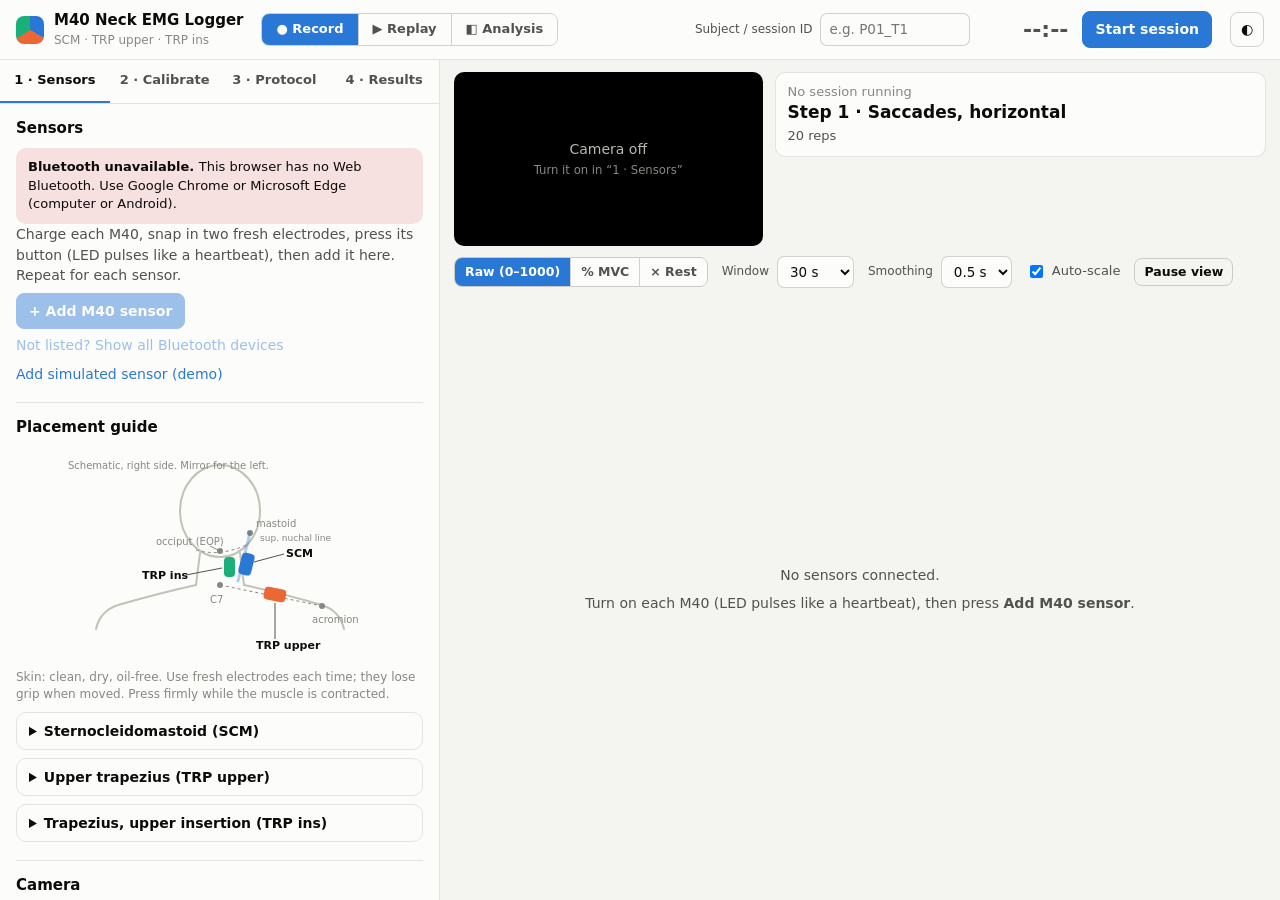
<file: index.html>
<!doctype html>
<html lang="en">
<head>
  <meta charset="utf-8">
  <meta name="viewport" content="width=device-width, initial-scale=1">
  <title>M40 Neck EMG Logger</title>
  <link rel="stylesheet" href="css/app.css">
</head>
<body>
  <header class="topbar">
    <div class="brand">
      <span class="brand-mark" aria-hidden="true"></span>
      <div>
        <div class="brand-name">M40 Neck EMG Logger</div>
        <div class="brand-sub">SCM · TRP upper · TRP ins</div>
      </div>
    </div>

    <div class="seg mode-switch" id="modeSwitch" role="tablist" aria-label="Mode">
      <button data-view="record" class="active">● Record</button>
      <button data-view="replay">▶ Replay</button>
      <button data-view="analysis">◧ Analysis</button>
    </div>

    <div class="session-controls">
      <label class="field inline">
        <span>Subject / session ID</span>
        <input id="subject" type="text" placeholder="e.g. P01_T1" autocomplete="off">
      </label>
      <div class="session-clock" id="sessionClock" aria-live="polite">--:--</div>
      <div class="rec-badge" id="recBadge" hidden><span class="rec-dot"></span><span id="recText">REC</span></div>
      <button class="btn primary" id="btnSession">Start session</button>
    </div>

    <button class="btn ghost icon" id="btnTheme" title="Toggle light/dark">◐</button>
  </header>

  <main class="layout" id="recordView">
    <!-- LEFT: workflow -->
    <section class="workflow">
      <nav class="tabs" role="tablist">
        <button role="tab" data-tab="setup" class="active">1 · Sensors</button>
        <button role="tab" data-tab="calib">2 · Calibrate</button>
        <button role="tab" data-tab="protocol">3 · Protocol</button>
        <button role="tab" data-tab="results">4 · Results</button>
      </nav>
      <div class="tab-body" id="tab-setup"></div>
      <div class="tab-body" id="tab-calib" hidden></div>
      <div class="tab-body" id="tab-protocol" hidden></div>
      <div class="tab-body" id="tab-results" hidden></div>
    </section>

    <!-- RIGHT: live -->
    <section class="live">
      <div class="live-top">
        <div class="cam-wrap">
          <video id="camPreview" autoplay muted playsinline></video>
          <div class="cam-empty" id="camEmpty"><div>Camera off<br><small>Turn it on in “1 · Sensors”</small></div></div>
          <div class="cam-overlay" id="camOverlay"></div>
        </div>
        <div class="now-panel">
          <div class="now-step" id="nowStep">
            <div class="now-label">No step running</div>
          </div>
          <div class="tiles" id="tiles"></div>
        </div>
      </div>

      <div class="chart-controls">
        <div class="seg" id="segMode" role="group" aria-label="Display unit">
          <button data-mode="raw" class="active">Raw (0–1000)</button>
          <button data-mode="mvc">% MVC</button>
          <button data-mode="rest">× Rest</button>
        </div>
        <label class="field inline small">
          <span>Window</span>
          <select id="selWindow">
            <option value="10">10 s</option>
            <option value="30" selected>30 s</option>
            <option value="60">60 s</option>
            <option value="120">2 min</option>
          </select>
        </label>
        <label class="field inline small">
          <span>Smoothing</span>
          <select id="selSmooth">
            <option value="1">off</option>
            <option value="3">0.3 s</option>
            <option value="5" selected>0.5 s</option>
            <option value="10">1.0 s</option>
          </select>
        </label>
        <label class="check small"><input type="checkbox" id="chkAuto" checked> Auto-scale</label>
        <button class="btn ghost small" id="btnPause">Pause view</button>
      </div>

      <div class="strips" id="strips">
        <div class="strips-empty" id="stripsEmpty">
          <p>No sensors connected.</p>
          <p class="muted">Turn on each M40 (LED pulses like a heartbeat), then press <b>Add M40 sensor</b>.</p>
        </div>
      </div>
    </section>
  </main>

  <!-- REPLAY: a recorded session, video and EMG in sync -->
  <main class="rv-layout" id="replayView" hidden>
    <aside class="rv-side">
      <div class="rv-side-head">
        <div class="seg" id="rvSideTabs" role="tablist">
          <button data-side="steps" class="active">Steps</button>
          <button data-side="comments">Comments <span id="rvCommentCount" class="num"></span></button>
        </div>
        <button class="btn small ghost" id="rvBack" title="Open another session">Open other…</button>
      </div>
      <ol class="rv-steps" id="rvSteps"></ol>
      <div class="rv-comments" id="rvComments" hidden></div>
      <div class="rv-info" id="rvInfo"></div>
    </aside>

    <section class="rv-content">
      <div class="rv-top">
        <div class="cam-wrap rv-video">
          <video id="rvVideo" playsinline></video>
          <div class="cam-empty" id="rvNoVideo"><div>No video in this session<br><small>EMG plays on its own clock</small></div></div>
          <div class="cam-overlay" id="rvVideoNote"></div>
        </div>
        <div class="rv-panel">
          <div class="now-step">
            <div class="now-label" id="rvTitle">–</div>
            <div class="now-title" id="rvStepTitle">–</div>
            <div class="now-label" id="rvStepLabel">–</div>
            <div class="now-meta">
              <span>Session <b id="rvTime">0:00.0</b></span>
              <span>Rep <b id="rvRep">–</b></span>
            </div>
          </div>
          <div class="rv-transport">
            <button class="btn" id="rvPrevStep" title="Previous step (PageUp)">⏮</button>
            <button class="btn" id="rvPrevRep" title="Previous rep ([)">◀ rep</button>
            <button class="btn primary rv-play" id="rvPlay" title="Play/pause (Space)">▶</button>
            <button class="btn" id="rvNextRep" title="Next rep (])">rep ▶</button>
            <button class="btn" id="rvNextStep" title="Next step (PageDown)">⏭</button>
            <select id="rvRate" title="Playback speed">
              <option value="0.25">0.25×</option>
              <option value="0.5">0.5×</option>
              <option value="1" selected>1×</option>
              <option value="2">2×</option>
            </select>
          </div>
          <form class="rv-comment-bar" id="rvCommentForm" autocomplete="off">
            <input type="text" id="rvCommentText" placeholder="Comment at the playhead…  (C)">
            <button class="btn primary small" id="rvCommentAdd" type="submit">Add at 0:00.0</button>
          </form>
          <div class="tiles" id="rvTiles"></div>
        </div>
      </div>

      <div class="chart-controls">
        <div class="seg" id="rvMode" role="group" aria-label="Display unit">
          <button data-mode="raw" class="active">Raw (0–1000)</button>
          <button data-mode="mvc">% MVC</button>
          <button data-mode="rest">× Rest</button>
        </div>
        <label class="field inline small">
          <span>Window</span>
          <select id="rvWindow">
            <option value="10">10 s</option>
            <option value="20" selected>20 s</option>
            <option value="60">60 s</option>
            <option value="180">3 min</option>
          </select>
        </label>
        <label class="check small"><input type="checkbox" id="rvMirror"> Mirror video</label>
        <span class="rv-sync small">
          Video sync
          <button class="btn small ghost" id="rvSyncMinus" title="Video 0.1 s earlier">−0.1</button>
          <b id="rvSync" class="num">+0.0 s</b>
          <button class="btn small ghost" id="rvSyncPlus" title="Video 0.1 s later">+0.1</button>
        </span>
        <span class="tiny rv-keys"><kbd>Space</kbd> play · <kbd>←</kbd><kbd>→</kbd> 1 s · <kbd>[</kbd><kbd>]</kbd> rep · <kbd>PgUp</kbd><kbd>PgDn</kbd> step · <kbd>C</kbd> comment</span>
      </div>

      <div class="rv-overview"><canvas id="rvOverview"></canvas></div>
      <div class="strips" id="rvStrips"></div>
    </section>
  </main>

  <section class="rv-empty" id="replayEmpty" hidden>
    <div class="rv-drop" id="rvDrop">
      <h2>Replay a recorded session</h2>
      <p class="muted">Choose the session folder (it holds <code>session.json</code>, <code>samples_long.csv</code>, <code>events.csv</code> and the video),
        or your save folder to pick from all sessions.<br>You can also drop the folder or its files here, including downloaded copies.</p>
      <div class="btn-row" style="justify-content:center">
        <button class="btn primary" id="rvOpenFolder">Open folder…</button>
        <button class="btn" id="rvOpenFiles">Select files…</button>
        <input type="file" id="rvFileInput" multiple hidden>
      </div>
      <p class="tiny rv-privacy">🔒 Files are opened in this browser only. Nothing is uploaded, also when the app runs from a website.</p>
      <div id="rvRecent"></div>
    </div>
  </section>

  <!-- ANALYSIS: groupings per exercise, activations, rep-locked stacks, behaviour clusters -->
  <main class="an-layout" id="analysisView" hidden></main>
  <section class="rv-empty" id="analysisEmpty" hidden>
    <div class="rv-drop">
      <h2>Analyse a recorded session</h2>
      <p class="muted">Open a session folder or its files. Analysis uses the same session as Replay, so a session already open there is analysed straight away.</p>
      <div class="btn-row" style="justify-content:center">
        <button class="btn primary" id="anOpenFolder">Open folder…</button>
        <button class="btn" id="anOpenFiles">Select files…</button>
      </div>
      <div id="anRecent"></div>
      <p class="tiny rv-privacy">🔒 Files are opened in this browser only. Nothing is uploaded, also when the app runs from a website.</p>
    </div>
  </section>

  <div class="boot-error" id="bootError" hidden>
    <b>The app did not load completely.</b>
    Press <kbd>⌘</kbd><kbd>⇧</kbd><kbd>R</kbd> to reload. If that does not help, close the tab and start the app with
    <code>start.command</code>, so it runs at http://localhost:8040, not as a file.
    <div class="tiny" id="bootErrorDetail"></div>
  </div>

  <div class="toast-host" id="toasts" aria-live="polite"></div>

  <script>
    // If the app modules fail to load (stale cache, opened as a file), say so instead of showing dead buttons.
    window.addEventListener('error', function (e) {
      if (!window.__appReady) document.getElementById('bootErrorDetail').textContent = e.message || '';
    });
    setTimeout(function () {
      if (!window.__appReady) document.getElementById('bootError').hidden = false;
    }, 4000);
  </script>
  <script type="module" src="js/app.js"></script>
</body>
</html>
</file>
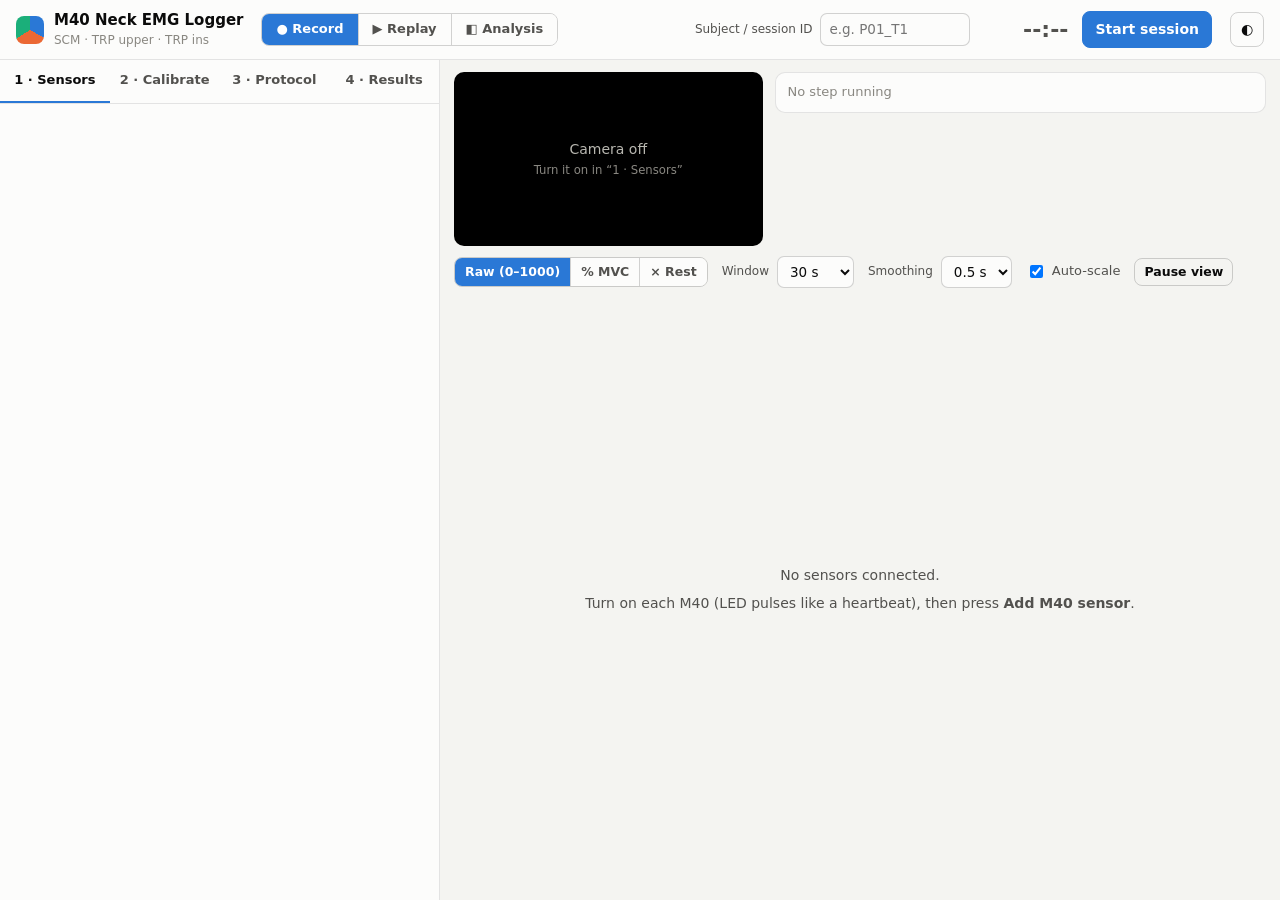
<file: review.html>
<!doctype html>
<html lang="en">
<head>
  <meta charset="utf-8">
  <title>M40 Session Replay</title>
  <!-- Replay now lives inside the main app. -->
  <meta http-equiv="refresh" content="0; url=index.html#replay">
</head>
<body><a href="index.html#replay">Open replay</a></body>
</html>
</file>
<file: css/app.css>
/* ---------- Tokens ---------- */
:root {
  color-scheme: light;
  --bg: #f4f4f1;
  --surface: #fcfcfb;
  --surface-2: #f0efec;
  --surface-3: #e7e6e1;
  --ink: #0b0b0b;
  --ink-2: #52514e;
  --muted: #898781;
  --grid: #e1e0d9;
  --axis: #c3c2b7;
  --border: rgba(11, 11, 11, 0.10);
  --border-strong: rgba(11, 11, 11, 0.18);
  --accent: #2a78d6;
  --accent-ink: #ffffff;
  --accent-soft: #cde2fb;
  --good: #0ca30c;
  --good-text: #006300;
  --warn: #fab219;
  --serious: #ec835a;
  --crit: #d03b3b;
  --band: rgba(42, 120, 214, 0.08);
  --band-calib: rgba(137, 135, 129, 0.12);
  --s1: #2a78d6; --s2: #eb6834; --s3: #1baf7a; --s4: #eda100;
  --s5: #e87ba4; --s6: #008300; --s7: #6250d6; --s8: #e34948;
  --radius: 10px;
  --font: system-ui, -apple-system, "Segoe UI", sans-serif;
}
@media (prefers-color-scheme: dark) {
  :root:not([data-theme="light"]) {
    color-scheme: dark;
    --bg: #0d0d0d; --surface: #1a1a19; --surface-2: #232321; --surface-3: #2c2c2a;
    --ink: #f0efec; --ink-2: #c3c2b7; --muted: #898781; --grid: #2c2c2a; --axis: #383835;
    --border: rgba(255,255,255,0.10); --border-strong: rgba(255,255,255,0.18);
    --accent: #3987e5; --accent-soft: #184f95; --good-text: #0ca30c;
    --band: rgba(57, 135, 229, 0.14); --band-calib: rgba(137, 135, 129, 0.16);
    --s1: #3987e5; --s2: #d95926; --s3: #199e70; --s4: #c98500;
    --s5: #d55181; --s6: #008300; --s7: #9085e9; --s8: #e66767;
  }
}
:root[data-theme="dark"] {
  color-scheme: dark;
  --bg: #0d0d0d; --surface: #1a1a19; --surface-2: #232321; --surface-3: #2c2c2a;
  --ink: #f0efec; --ink-2: #c3c2b7; --muted: #898781; --grid: #2c2c2a; --axis: #383835;
  --border: rgba(255,255,255,0.10); --border-strong: rgba(255,255,255,0.18);
  --accent: #3987e5; --accent-soft: #184f95; --good-text: #0ca30c;
  --band: rgba(57, 135, 229, 0.14); --band-calib: rgba(137, 135, 129, 0.16);
  --s1: #3987e5; --s2: #d95926; --s3: #199e70; --s4: #c98500;
  --s5: #d55181; --s6: #008300; --s7: #9085e9; --s8: #e66767;
}

/* ---------- Base ---------- */
* { box-sizing: border-box; }
html, body { height: 100%; }
body {
  margin: 0; font-family: var(--font); font-size: 14px; line-height: 1.45;
  background: var(--bg); color: var(--ink);
  display: flex; flex-direction: column; overflow: hidden;
}
h2 { font-size: 15px; margin: 0 0 8px; font-weight: 650; }
h3 { font-size: 13px; margin: 0 0 6px; font-weight: 650; }
p { margin: 0 0 8px; }
small, .muted { color: var(--ink-2); }
.tiny { font-size: 12px; color: var(--muted); }
.num { font-variant-numeric: tabular-nums; }
[hidden] { display: none !important; }
kbd {
  font: 11px var(--font); padding: 1px 5px; border-radius: 4px;
  border: 1px solid var(--border-strong); background: var(--surface-2); color: var(--ink-2);
}

/* ---------- Buttons & fields ---------- */
.btn {
  font: inherit; font-weight: 550; border-radius: 8px; padding: 7px 12px;
  border: 1px solid var(--border-strong); background: var(--surface); color: var(--ink);
  cursor: pointer; white-space: nowrap;
}
a.btn { text-decoration: none; display: inline-block; }
.btn:hover:not(:disabled) { background: var(--surface-2); }
.btn:disabled { opacity: .45; cursor: not-allowed; }
.btn.primary { background: var(--accent); border-color: var(--accent); color: var(--accent-ink); }
.btn.primary:hover:not(:disabled) { filter: brightness(1.08); background: var(--accent); }
.btn.danger { background: var(--crit); border-color: var(--crit); color: #fff; }
.btn.danger:hover:not(:disabled) { filter: brightness(1.08); background: var(--crit); }
.btn.ghost { background: transparent; }
.btn.small { padding: 4px 9px; font-size: 12.5px; }
.btn.big { padding: 11px 18px; font-size: 15px; }
.btn.icon { width: 34px; padding: 6px 0; }
.btn.link { border: none; background: none; color: var(--accent); padding: 0; font-weight: 500; }
.btn-row { display: flex; gap: 8px; flex-wrap: wrap; align-items: center; }

.field { display: flex; flex-direction: column; gap: 3px; font-size: 12px; color: var(--ink-2); }
.field.inline { flex-direction: row; align-items: center; gap: 8px; }
.field.small { font-size: 12px; }
input[type="text"], input[type="number"], select, textarea {
  font: inherit; font-size: 13.5px; color: var(--ink); background: var(--surface);
  border: 1px solid var(--border-strong); border-radius: 7px; padding: 6px 8px; min-width: 0;
}
textarea { resize: vertical; min-height: 38px; }
input:focus, select:focus, textarea:focus, .btn:focus-visible {
  outline: 2px solid var(--accent); outline-offset: 1px;
}
.check { display: inline-flex; align-items: center; gap: 6px; color: var(--ink-2); font-size: 13px; cursor: pointer; }

/* ---------- Top bar ---------- */
.topbar {
  display: flex; align-items: center; gap: 18px; padding: 10px 16px;
  background: var(--surface); border-bottom: 1px solid var(--border); flex: none;
}
.brand { display: flex; align-items: center; gap: 10px; min-width: 210px; }
.brand-mark {
  width: 28px; height: 28px; border-radius: 8px; flex: none;
  background: conic-gradient(var(--s1) 0 33%, var(--s2) 0 66%, var(--s3) 0);
}
.brand-name { font-weight: 700; font-size: 15px; }
.brand-sub { font-size: 12px; color: var(--muted); }
.session-controls { display: flex; align-items: center; gap: 14px; margin-left: auto; }
.session-controls input { width: 150px; }
.session-clock { font-size: 22px; font-weight: 650; font-variant-numeric: tabular-nums; min-width: 84px; text-align: right; color: var(--ink-2); }
.session-clock.on { color: var(--ink); }
.rec-badge {
  display: inline-flex; align-items: center; gap: 6px; padding: 4px 10px; border-radius: 99px;
  background: color-mix(in srgb, var(--crit) 14%, transparent); color: var(--crit); font-weight: 650; font-size: 12.5px;
}
.rec-dot { width: 9px; height: 9px; border-radius: 50%; background: var(--crit); animation: blink 1.2s infinite; }
@keyframes blink { 50% { opacity: .25; } }

/* ---------- Layout ---------- */
.layout { flex: 1; display: grid; grid-template-columns: minmax(380px, 440px) 1fr; min-height: 0; }
.workflow { display: flex; flex-direction: column; border-right: 1px solid var(--border); background: var(--surface); min-height: 0; }
.tabs { display: flex; border-bottom: 1px solid var(--border); flex: none; }
.tabs button {
  flex: 1; font: inherit; font-weight: 600; font-size: 13px; padding: 11px 4px; cursor: pointer;
  border: none; background: none; color: var(--ink-2); border-bottom: 2px solid transparent;
}
.tabs button.active { color: var(--ink); border-bottom-color: var(--accent); }
.tabs button:hover { color: var(--ink); }
.tab-body { flex: 1; overflow-y: auto; padding: 14px 16px 40px; }
.section { margin-bottom: 18px; }
.section + .section { padding-top: 14px; border-top: 1px solid var(--border); }
.callout {
  background: var(--surface-2); border-radius: var(--radius); padding: 10px 12px; font-size: 13px; color: var(--ink-2);
}
.callout.warn { background: color-mix(in srgb, var(--warn) 18%, var(--surface)); color: var(--ink); }
.callout.bad { background: color-mix(in srgb, var(--crit) 14%, var(--surface)); color: var(--ink); }
.callout b { color: var(--ink); }

/* ---------- Sensor cards ---------- */
.sensor-card {
  border: 1px solid var(--border); border-radius: var(--radius); padding: 10px 12px; margin-bottom: 10px;
  background: var(--surface); position: relative;
}
.sensor-card::before {
  content: ""; position: absolute; left: 0; top: 10px; bottom: 10px; width: 4px; border-radius: 0 4px 4px 0;
  background: var(--sc);
}
.sensor-head { display: flex; align-items: center; gap: 8px; margin-bottom: 8px; }
.sensor-head input { flex: 1; font-weight: 600; }
.sensor-grid { display: grid; grid-template-columns: minmax(0, 1.5fr) minmax(0, .7fr) minmax(0, 1.1fr); gap: 8px; }
.sensor-grid select { width: 100%; }
.sensor-meta { display: flex; flex-wrap: wrap; align-items: center; gap: 4px 12px; margin-top: 8px; font-size: 12px; color: var(--ink-2); }
.sensor-meta > * { white-space: nowrap; }
.status { display: inline-flex; align-items: center; gap: 5px; font-size: 12px; font-weight: 600; }
.status i { width: 8px; height: 8px; border-radius: 50%; display: inline-block; background: var(--muted); }
.status.st-live i { background: var(--good); }
.status.st-connecting i, .status.st-reconnecting i { background: var(--warn); animation: blink 1s infinite; }
.status.st-disconnected i { background: var(--crit); }
.led { display: inline-flex; gap: 2px; vertical-align: middle; }
.led i { width: 9px; height: 9px; border-radius: 50%; display: inline-block; border: 1px solid var(--border-strong); }

/* ---------- Placement guide ---------- */
details.guide { border: 1px solid var(--border); border-radius: var(--radius); padding: 8px 12px; margin-bottom: 8px; }
details.guide summary { cursor: pointer; font-weight: 600; }
details.guide[open] summary { margin-bottom: 6px; }
details.guide ul { margin: 4px 0 0; padding-left: 18px; color: var(--ink-2); font-size: 13px; }
.figure { display: flex; justify-content: center; padding: 6px 0; }
.figure svg { max-width: 100%; height: auto; }

/* ---------- Calibration ---------- */
.cal-table { width: 100%; border-collapse: collapse; font-size: 13px; }
.cal-table th { text-align: left; font-weight: 600; color: var(--ink-2); font-size: 12px; padding: 4px 6px; border-bottom: 1px solid var(--border); }
.cal-table td { padding: 6px; border-bottom: 1px solid var(--border); vertical-align: middle; }
.cal-table td.num { text-align: right; }
.swatch { width: 10px; height: 10px; border-radius: 3px; display: inline-block; margin-right: 6px; vertical-align: middle; }
.countdown { font-size: 30px; font-weight: 700; font-variant-numeric: tabular-nums; }
.capture-box { display: flex; align-items: center; gap: 14px; padding: 10px 12px; border-radius: var(--radius); background: var(--surface-2); margin: 8px 0; }

/* ---------- Protocol ---------- */
.step-list { list-style: none; margin: 0 0 12px; padding: 0; border: 1px solid var(--border); border-radius: var(--radius); overflow: hidden; }
.step-list li {
  display: grid; grid-template-columns: 26px 1fr auto 20px; gap: 8px; align-items: center;
  padding: 6px 10px; font-size: 13px; cursor: pointer; border-bottom: 1px solid var(--border);
}
.step-list li:last-child { border-bottom: none; }
.step-list li:hover { background: var(--surface-2); }
.step-list li.current { background: color-mix(in srgb, var(--accent) 12%, var(--surface)); font-weight: 600; }
.step-list .n { color: var(--muted); font-variant-numeric: tabular-nums; text-align: right; }
.step-list .r { color: var(--ink-2); font-size: 12px; }
.step-list .st { text-align: center; color: var(--good-text); font-weight: 700; }
.step-list li.running .st { color: var(--crit); }

.step-card { border: 1px solid var(--border-strong); border-radius: 12px; padding: 14px; background: var(--surface); }
.step-kicker { font-size: 12px; font-weight: 650; letter-spacing: .04em; text-transform: uppercase; color: var(--muted); }
.step-title { font-size: 19px; font-weight: 700; margin: 2px 0 10px; line-height: 1.25; }
.cue { font-size: 16px; line-height: 1.45; padding: 10px 12px; border-radius: 9px; background: color-mix(in srgb, var(--accent) 10%, var(--surface)); border-left: 4px solid var(--accent); margin-bottom: 10px; }
.cue-label { font-size: 11px; font-weight: 700; text-transform: uppercase; color: var(--accent); letter-spacing: .05em; display: block; margin-bottom: 2px; }
.setup-note { font-size: 13px; color: var(--ink-2); margin-bottom: 12px; }
.rep-row { display: flex; align-items: center; gap: 12px; margin: 10px 0; }
.rep-count { font-size: 44px; font-weight: 750; font-variant-numeric: tabular-nums; line-height: 1; min-width: 120px; }
.rep-count small { font-size: 20px; color: var(--muted); font-weight: 600; }
.rep-count.hit { color: var(--good-text); }
.rep-btns { display: flex; gap: 6px; }
.rep-btns .btn { width: 44px; height: 44px; font-size: 20px; padding: 0; }
.step-timer { margin-left: auto; text-align: right; }
.step-timer .t { font-size: 22px; font-weight: 650; font-variant-numeric: tabular-nums; }
.inter-rest { font-size: 14px; font-weight: 650; padding: 6px 10px; border-radius: 8px; background: color-mix(in srgb, var(--warn) 25%, var(--surface)); display: inline-block; }
.step-actions { display: flex; gap: 8px; flex-wrap: wrap; margin-top: 12px; }
.step-actions .grow { flex: 1; }
.after-step { margin-top: 12px; padding-top: 12px; border-top: 1px dashed var(--border-strong); }
.mini-stats { width: 100%; border-collapse: collapse; font-size: 12.5px; margin: 6px 0 10px; }
.mini-stats td, .mini-stats th { padding: 3px 4px; border-bottom: 1px solid var(--border); text-align: right; font-variant-numeric: tabular-nums; }
.mini-stats th { color: var(--ink-2); font-weight: 600; }
.mini-stats td:first-child, .mini-stats th:first-child { text-align: left; }
.symptom { display: flex; gap: 3px; flex-wrap: wrap; }
.symptom button { width: 30px; height: 30px; padding: 0; font-size: 12.5px; }
.symptom button.sel { background: var(--accent); color: var(--accent-ink); border-color: var(--accent); }
.rest-banner { margin-top: 12px; padding: 10px 12px; border-radius: 9px; background: var(--surface-2); display: flex; align-items: center; gap: 12px; }
.rest-banner .countdown { font-size: 24px; }
.shortcuts { margin-top: 12px; font-size: 12px; color: var(--muted); display: flex; gap: 10px; flex-wrap: wrap; }

/* ---------- Results ---------- */
.heat { width: 100%; border-collapse: separate; border-spacing: 2px; font-size: 12.5px; }
.heat th { font-weight: 600; color: var(--ink-2); font-size: 11.5px; padding: 3px 4px; text-align: center; vertical-align: bottom; }
.heat th.l { text-align: left; }
.heat td { padding: 5px 4px; text-align: center; border-radius: 4px; font-variant-numeric: tabular-nums; }
.heat td.l { text-align: left; background: none; color: var(--ink-2); white-space: nowrap; max-width: 130px; overflow: hidden; text-overflow: ellipsis; }
.heat td.empty { color: var(--muted); }
.legend-ramp { display: flex; align-items: center; gap: 6px; font-size: 11.5px; color: var(--muted); margin-top: 6px; }
.legend-ramp span.r { width: 120px; height: 8px; border-radius: 4px; background: linear-gradient(90deg, #cde2fb, #2a78d6, #0d366b); }

/* ---------- Live side ---------- */
.live { display: flex; flex-direction: column; min-width: 0; min-height: 0; padding: 12px 14px; gap: 10px; }
.live-top { display: grid; grid-template-columns: minmax(260px, 38%) 1fr; gap: 12px; flex: none; }
.cam-wrap { position: relative; background: #000; border-radius: var(--radius); overflow: hidden; aspect-ratio: 16 / 9; }
.cam-wrap video { width: 100%; height: 100%; object-fit: cover; display: block; transform: scaleX(-1); }
.cam-wrap video.unmirrored { transform: none; }
.cam-empty { position: absolute; inset: 0; display: flex; align-items: center; justify-content: center; text-align: center; color: #b8b7b0; font-size: 14px; }
.cam-empty small { color: #898781; }
.cam-overlay { position: absolute; left: 8px; bottom: 8px; font-size: 12px; color: #fff; background: rgba(0,0,0,.55); padding: 2px 8px; border-radius: 6px; font-variant-numeric: tabular-nums; }
.cam-overlay:empty { display: none; }

.now-panel { display: flex; flex-direction: column; gap: 10px; min-width: 0; }
.now-step { background: var(--surface); border: 1px solid var(--border); border-radius: var(--radius); padding: 10px 12px; }
.now-label { color: var(--muted); font-size: 13px; }
.now-title { font-size: 17px; font-weight: 700; line-height: 1.25; }
.now-meta { display: flex; gap: 16px; margin-top: 4px; font-size: 13px; color: var(--ink-2); font-variant-numeric: tabular-nums; }
.now-meta b { color: var(--ink); font-size: 20px; }

.tiles { display: grid; grid-template-columns: repeat(auto-fill, minmax(150px, 1fr)); gap: 8px; }
.tile { background: var(--surface); border: 1px solid var(--border); border-radius: var(--radius); padding: 8px 10px 9px; position: relative; overflow: hidden; }
.tile-top { display: flex; align-items: center; gap: 6px; font-size: 12px; font-weight: 650; }
.tile-top .swatch { margin: 0; }
.tile-top .nm { overflow: hidden; text-overflow: ellipsis; white-space: nowrap; }
.tile-val { font-size: 24px; font-weight: 700; margin: 2px 0 4px; line-height: 1.1; }
.tile-val small { font-size: 12px; font-weight: 500; color: var(--muted); margin-left: 3px; }
.tile-bar { height: 6px; border-radius: 3px; background: var(--surface-3); overflow: hidden; }
.tile-bar i { display: block; height: 100%; width: 0; border-radius: 3px; background: var(--sc); transition: width .12s linear; }
.tile-foot { display: flex; justify-content: space-between; font-size: 11.5px; color: var(--muted); margin-top: 5px; font-variant-numeric: tabular-nums; }
.tile.warn-flag .tile-foot .q { color: var(--crit); font-weight: 650; }

.chart-controls { display: flex; align-items: center; gap: 14px; flex-wrap: wrap; flex: none; }
.seg { display: inline-flex; border: 1px solid var(--border-strong); border-radius: 8px; overflow: hidden; }
.seg button { font: inherit; font-size: 12.5px; font-weight: 550; padding: 5px 10px; border: none; background: var(--surface); color: var(--ink-2); cursor: pointer; }
.seg button + button { border-left: 1px solid var(--border-strong); }
.seg button.active { background: var(--accent); color: var(--accent-ink); }

.strips { flex: 1; min-height: 0; display: flex; flex-direction: column; gap: 6px; overflow-y: auto; }
.strip { position: relative; flex: 1 1 0; min-height: 96px; background: var(--surface); border: 1px solid var(--border); border-radius: var(--radius); }
.strip canvas { position: absolute; inset: 0; width: 100%; height: 100%; cursor: crosshair; }
.strip-label {
  position: absolute; left: 52px; top: 6px; font-size: 12px; font-weight: 650; pointer-events: none;
  display: flex; gap: 6px; align-items: center; background: color-mix(in srgb, var(--surface) 85%, transparent); padding: 0 4px; border-radius: 4px;
}
.strips-empty { margin: auto; text-align: center; color: var(--ink-2); padding: 30px; }

/* ---------- Toasts ---------- */
.toast-host { position: fixed; right: 16px; bottom: 16px; display: flex; flex-direction: column; gap: 8px; z-index: 50; }
.toast { background: var(--ink); color: var(--surface); padding: 9px 14px; border-radius: 9px; font-size: 13px; max-width: 380px; box-shadow: 0 4px 18px rgba(0,0,0,.18); }
.toast.bad { background: var(--crit); color: #fff; }

@media (max-width: 1100px) {
  body { overflow: auto; }
  .layout { grid-template-columns: 1fr; }
  .workflow { border-right: none; border-bottom: 1px solid var(--border); max-height: none; }
  .live-top { grid-template-columns: 1fr; }
  .strips { min-height: 420px; }
}

/* ---------- Review page ---------- */
.rv-layout { flex: 1; display: grid; grid-template-columns: 300px 1fr; min-height: 0; }
.rv-side { display: flex; flex-direction: column; min-height: 0; background: var(--surface); border-right: 1px solid var(--border); }
.rv-side-head { display: flex; align-items: baseline; justify-content: space-between; padding: 14px 16px 6px; }
.rv-side-head h2 { margin: 0; }
.rv-steps { list-style: none; margin: 0; padding: 0 8px; overflow-y: auto; flex: 1; }
.rv-steps li { display: grid; grid-template-columns: 24px 1fr; gap: 8px; padding: 7px 8px; border-radius: 8px; cursor: pointer; }
.rv-steps li:hover { background: var(--surface-2); }
.rv-steps li.current { background: color-mix(in srgb, var(--accent) 14%, var(--surface)); }
.rv-steps li .n { text-align: right; font-weight: 650; color: var(--muted); font-variant-numeric: tabular-nums; }
.rv-steps li .tt { font-weight: 600; font-size: 13px; line-height: 1.3; }
.rv-steps li.superseded { opacity: .5; }
.rv-steps li.calib .tt { font-weight: 500; color: var(--ink-2); }
.rv-note { font-size: 12px; color: var(--ink-2); font-style: italic; margin-top: 2px; }
.rv-info { padding: 12px 16px 16px; border-top: 1px solid var(--border); display: flex; flex-direction: column; gap: 2px; }
.rv-info b { color: var(--ink-2); }
.rv-content { display: flex; flex-direction: column; min-width: 0; min-height: 0; padding: 12px 14px; gap: 10px; }
.rv-top { display: grid; grid-template-columns: minmax(320px, 46%) 1fr; gap: 12px; flex: none; }
.rv-video video { object-fit: contain; transform: none; }
.rv-video video.mirrored { transform: scaleX(-1); }
.rv-panel { display: flex; flex-direction: column; gap: 10px; min-width: 0; }
.rv-transport { display: flex; gap: 6px; align-items: center; flex-wrap: wrap; }
.rv-play { width: 56px; font-size: 16px; }
.rv-sync { display: inline-flex; align-items: center; gap: 4px; color: var(--ink-2); font-size: 12.5px; }
.rv-keys { margin-left: auto; }
.rv-overview { flex: none; height: 84px; background: var(--surface); border: 1px solid var(--border); border-radius: var(--radius); position: relative; }
.rv-overview canvas { position: absolute; inset: 0; width: 100%; height: 100%; cursor: ew-resize; touch-action: none; }
.rv-empty { flex: 1; display: flex; align-items: center; justify-content: center; padding: 24px; overflow-y: auto; }
.rv-drop { max-width: 640px; width: 100%; text-align: center; padding: 36px 28px; border: 2px dashed var(--border-strong); border-radius: 16px; background: var(--surface); }
.rv-drop.over { border-color: var(--accent); background: color-mix(in srgb, var(--accent) 8%, var(--surface)); }
.rv-drop code { font-size: 12.5px; }
.rv-session-list { display: grid; grid-template-columns: repeat(auto-fill, minmax(190px, 1fr)); gap: 8px; text-align: left; }
.rv-session { display: flex; flex-direction: column; align-items: flex-start; gap: 1px; white-space: normal; font-weight: 400; }
.rv-session span { font-size: 12px; opacity: .8; }
@media (max-width: 1100px) {
  .rv-layout { grid-template-columns: 1fr; }
  .rv-side { max-height: 260px; border-right: none; border-bottom: 1px solid var(--border); }
  .rv-top { grid-template-columns: 1fr; }
}

/* ---------- Record / Replay switch, comments, boot error ---------- */
.mode-switch button { font-size: 13px; padding: 6px 14px; font-weight: 600; }
.rv-side-head { gap: 8px; align-items: center; }
.rv-side-head .seg button { padding: 4px 10px; }
.rv-comments { overflow-y: auto; flex: 1; padding: 0 8px 8px; }
.rv-comment { padding: 7px 9px; border-radius: 8px; cursor: pointer; font-size: 13px; border-left: 3px solid var(--accent); margin: 4px 0; background: var(--surface); }
.rv-comment:hover { background: var(--surface-2); }
.rv-comment.current { background: color-mix(in srgb, var(--accent) 14%, var(--surface)); }
.rv-comment.session { border-left-color: var(--muted); cursor: default; }
.rv-comment-head { display: flex; gap: 8px; align-items: baseline; margin-bottom: 2px; }
.rv-comment-head .btn.link { margin-left: auto; font-size: 12px; color: var(--crit); }
.rv-comment-bar { display: flex; gap: 6px; }
.rv-comment-bar input { flex: 1; }
.boot-error {
  position: fixed; left: 50%; top: 70px; transform: translateX(-50%); z-index: 100; max-width: 560px;
  background: var(--crit); color: #fff; padding: 12px 16px; border-radius: 10px; font-size: 13.5px; box-shadow: 0 6px 24px rgba(0,0,0,.25);
}
.boot-error kbd { background: rgba(255,255,255,.2); color: #fff; border-color: rgba(255,255,255,.4); }
.boot-error .tiny { color: rgba(255,255,255,.85); margin-top: 4px; }

/* ---------- Analysis mode ---------- */
.an-layout { flex: 1; overflow-y: auto; min-height: 0; background: var(--bg); }
.an-toolbar { position: sticky; top: 0; z-index: 5; background: var(--surface); border-bottom: 1px solid var(--border); padding: 10px 16px; display: flex; flex-direction: column; gap: 8px; }
.an-title { display: flex; align-items: baseline; gap: 6px; }
.an-title .btn { margin-left: auto; }
.an-controls { display: flex; flex-wrap: wrap; gap: 8px 14px; align-items: center; }
.an-controls .btn { margin-left: auto; }
.an-body { padding: 14px 16px 60px; display: flex; flex-direction: column; gap: 14px; }
.an-card { background: var(--surface); border: 1px solid var(--border); border-radius: 12px; padding: 14px 16px; }
.an-card h2 { margin-bottom: 4px; }
.an-help { font-size: 12.5px; color: var(--ink-2); max-width: 980px; margin-bottom: 10px; }
.an-card h3 { font-size: 13px; margin: 8px 0 6px; }
.an-svg { display: block; font-family: var(--font); }
.an-svg .an-head { font-size: 12px; font-weight: 650; fill: var(--ink); }
.an-svg .an-label { font-size: 12px; fill: var(--ink); }
.an-svg .an-label.rest { font-weight: 650; }
.an-svg .an-axis { font-size: 10.5px; fill: var(--muted); }
.an-svg .an-num { font-size: 11.5px; fill: var(--ink-2); font-variant-numeric: tabular-nums; }
.an-svg .an-num.strong { font-weight: 700; fill: var(--ink); }
.an-svg .an-seg { font-size: 10.5px; fill: var(--surface); font-weight: 650; pointer-events: none; }
.an-svg .an-grid { stroke: var(--grid); }
.an-svg .an-base { stroke: var(--axis); }
.an-svg .an-restline { stroke: var(--muted); stroke-dasharray: 3 3; }
.an-svg .an-median { stroke: var(--ink); stroke-width: 2; }
.an-svg .an-thr { stroke: var(--ink-2); stroke-width: 1; }
.an-svg .an-zebra { fill: var(--surface-2); opacity: .5; }
.an-canvas { display: block; cursor: pointer; margin-bottom: 10px; }
.an-scroll { overflow-x: auto; }
.an-table { border-collapse: collapse; font-size: 12.5px; font-variant-numeric: tabular-nums; }
.an-table th, .an-table td { padding: 4px 8px; border-bottom: 1px solid var(--border); text-align: right; white-space: nowrap; }
.an-table th { font-weight: 600; color: var(--ink-2); font-size: 11.5px; }
.an-table th.grp { text-align: center; border-bottom: 1px solid var(--border-strong); }
.an-table .l { text-align: left; max-width: 240px; overflow: hidden; text-overflow: ellipsis; }
.an-table tr.rest td { font-weight: 600; background: var(--surface-2); }
.an-stack-grid { border-collapse: collapse; font-size: 12px; }
.an-stack-grid th, .an-stack-grid td { padding: 4px 6px; border-bottom: 1px solid var(--border); text-align: left; vertical-align: top; }
.an-stack-grid th { font-weight: 600; color: var(--ink-2); font-size: 11.5px; white-space: nowrap; }
.an-stack-grid td.l { max-width: 190px; overflow: hidden; text-overflow: ellipsis; white-space: nowrap; padding-top: 18px; }
.an-stack-grid tbody tr { cursor: pointer; }
.an-stack-grid tbody tr:hover { background: var(--surface-2); }
.an-stack-grid tbody tr.sel { background: color-mix(in srgb, var(--accent) 12%, var(--surface)); }
.an-stack-grid canvas { display: block; }
.an-stack-detail { margin-bottom: 12px; }
.an-row { display: flex; gap: 14px; flex-wrap: wrap; align-items: center; }
.an-row-top { align-items: flex-start; margin-top: 12px; }
.an-grow { flex: 1; min-width: 0; }
.an-subhead { font-size: 12px; font-weight: 650; display: flex; align-items: center; gap: 4px; margin-bottom: 2px; }
.an-clusters { display: flex; flex-wrap: wrap; gap: 10px; }
.an-cluster { border: 1px solid var(--border); border-radius: 10px; padding: 8px 10px; background: var(--surface); }
.an-cluster-head { display: flex; align-items: center; gap: 6px; font-size: 13px; }
.an-scatter { position: relative; }
.an-scatter canvas { display: block; cursor: pointer; }
.an-tip { position: absolute; z-index: 3; max-width: 260px; background: var(--ink); color: var(--surface); font-size: 12px; padding: 5px 8px; border-radius: 6px; pointer-events: none; }

.rv-privacy { margin-top: 12px; }

/* ---------- Phones ---------- */
.an-card { overflow-x: auto; }
@media (max-width: 760px) {
  .topbar { flex-wrap: wrap; gap: 8px 10px; padding: 8px 12px; }
  .brand { min-width: 0; flex: 1; }
  .brand-sub { display: none; }
  .mode-switch { order: 3; width: 100%; }
  .mode-switch button { flex: 1; }
  .session-controls { order: 4; width: 100%; margin-left: 0; gap: 8px; flex-wrap: wrap; }
  .session-controls .field.inline > span { display: none; }
  .session-controls input { width: 130px; flex: 1; }
  .session-clock { font-size: 18px; min-width: 0; }
  .tabs button { font-size: 12px; padding: 10px 2px; }
  .an-toolbar { position: static; }
  .an-body { padding: 10px 8px 40px; }
  .an-card { padding: 12px 10px; }
  .rv-keys { display: none; }
}
.rv-stored { display: flex; flex-direction: column; align-items: flex-start; gap: 2px; text-align: left; border: 1px solid var(--border-strong); border-radius: 8px; padding: 8px 10px; background: var(--surface); }
.rv-stored span { font-size: 12px; color: var(--ink-2); }
.rv-stored .btn-row { margin-top: 6px; }
</file>
